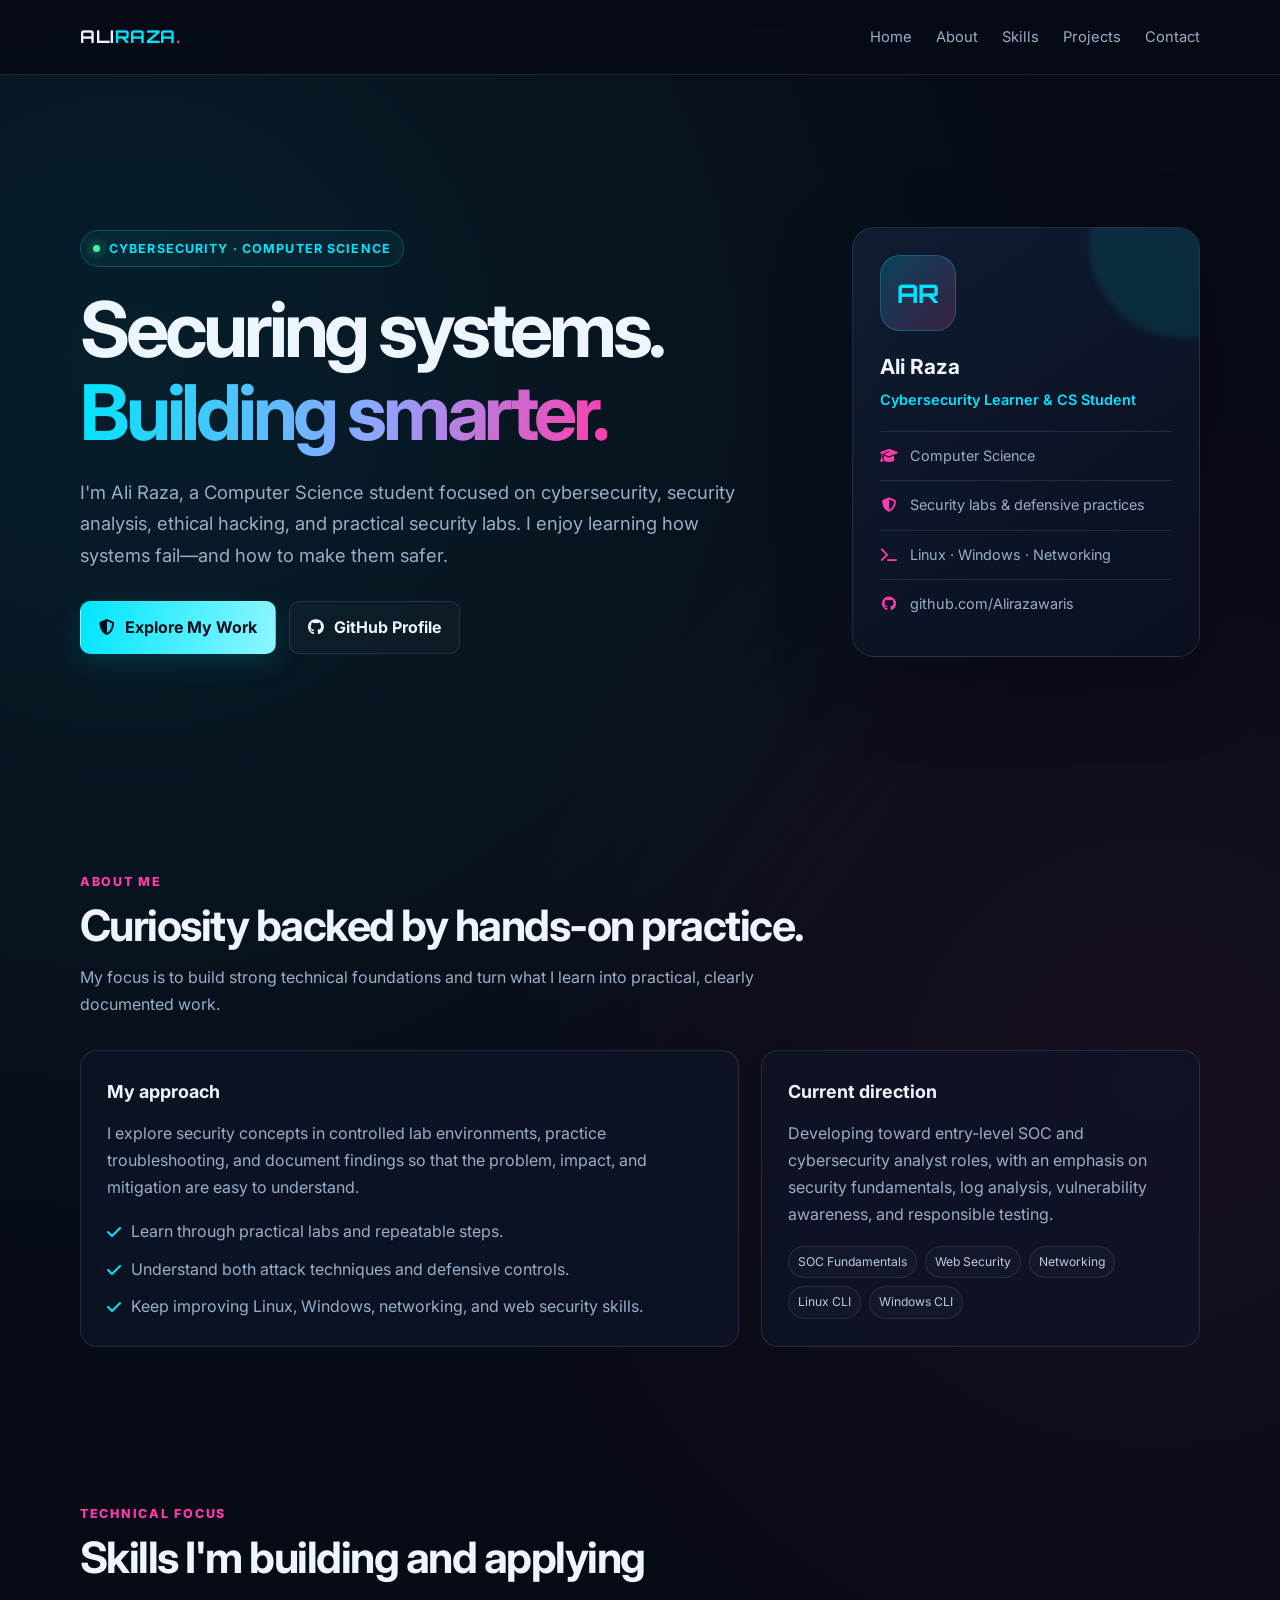
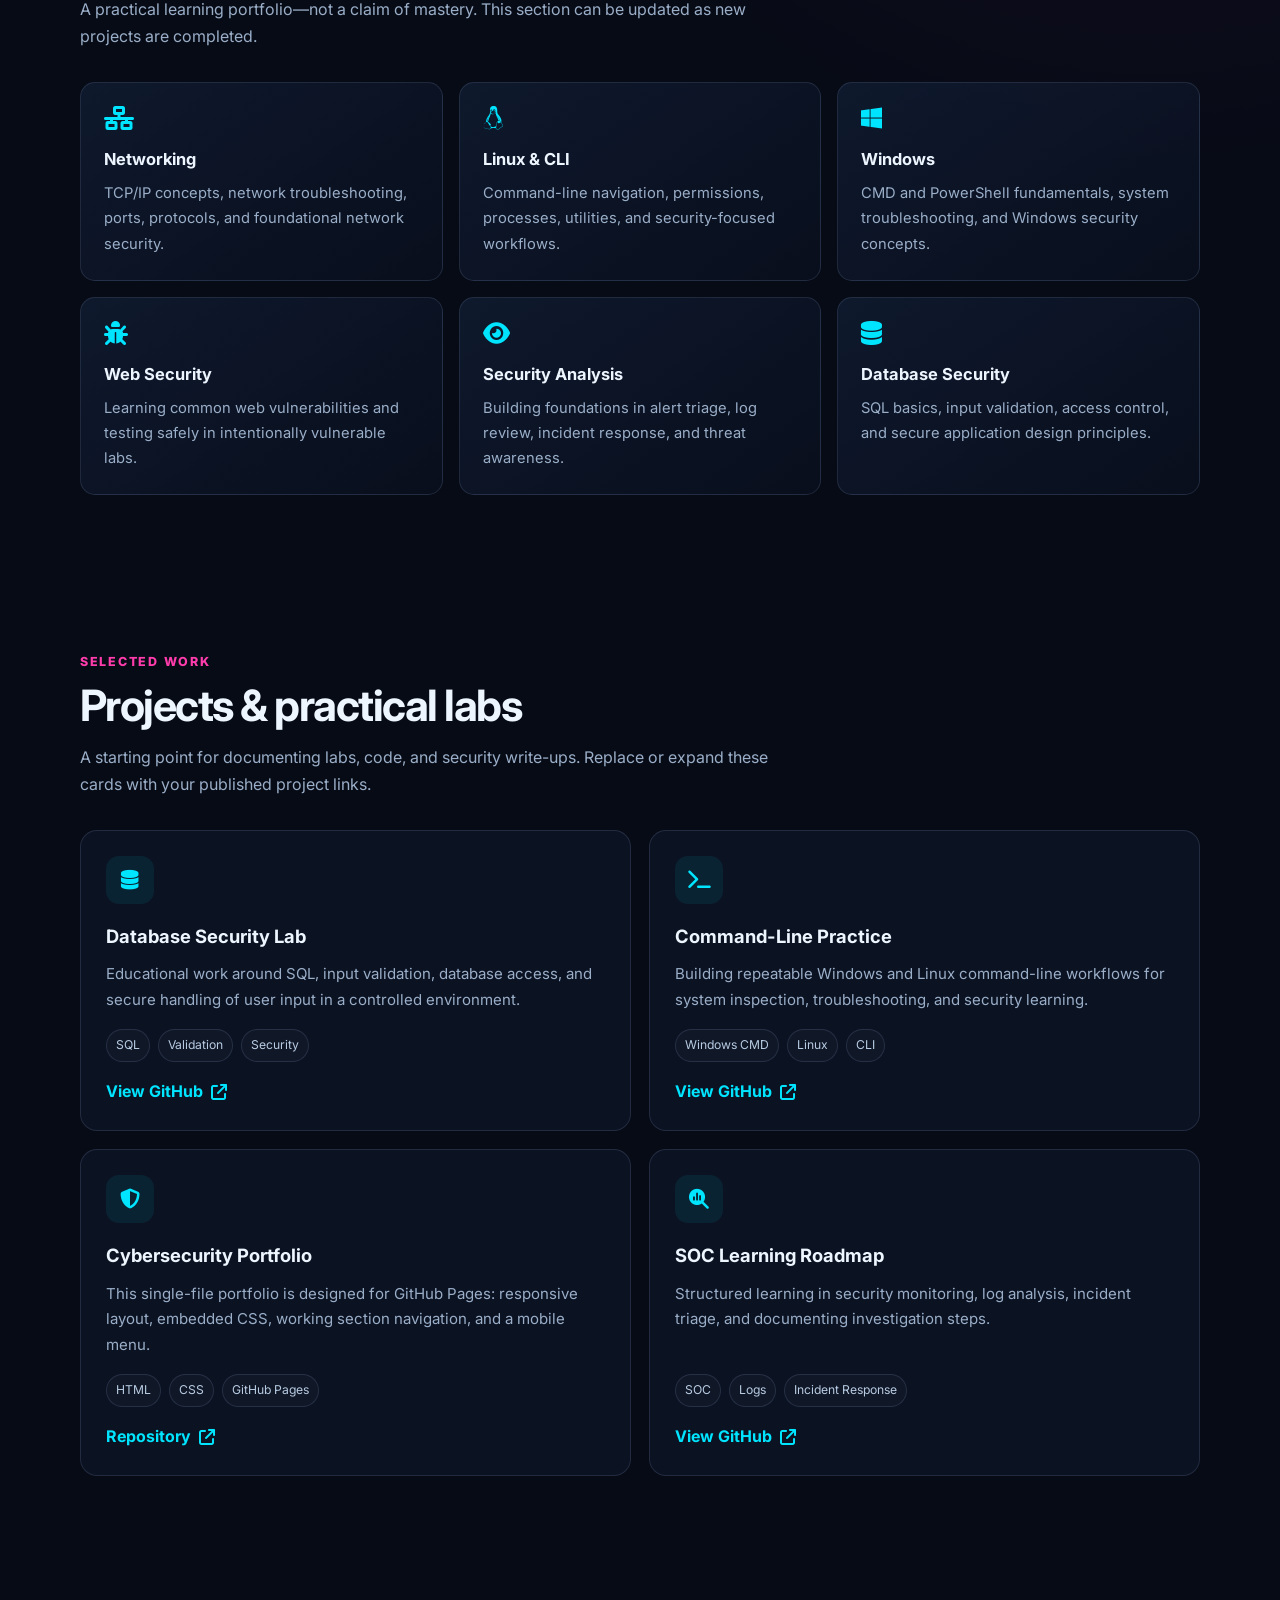
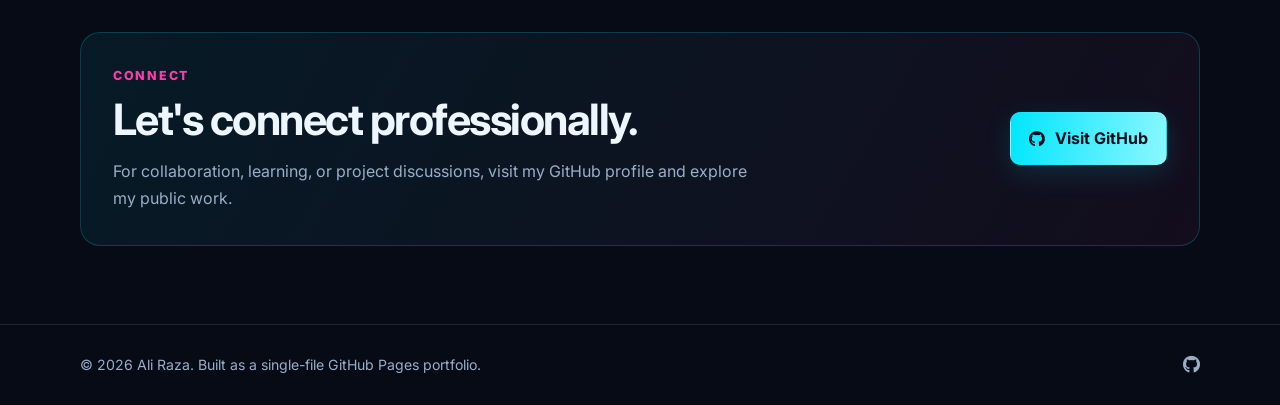
<file: index1122.html>
<!DOCTYPE html>
<html lang="en">
<head>
  <meta charset="UTF-8">
  <meta name="viewport" content="width=device-width, initial-scale=1.0">
  <meta name="theme-color" content="#070b16">
  <meta name="description" content="Ali Raza — Cybersecurity and Computer Science portfolio. Security labs, projects, and technical learning.">
  <title>Ali Raza | Cybersecurity Portfolio</title>
  <link rel="preconnect" href="https://fonts.googleapis.com">
  <link rel="preconnect" href="https://fonts.gstatic.com" crossorigin>
  <link href="https://fonts.googleapis.com/css2?family=Inter:wght@400;500;600;700;800&family=Orbitron:wght@500;600;700&display=swap" rel="stylesheet">
  <link rel="stylesheet" href="https://cdnjs.cloudflare.com/ajax/libs/font-awesome/6.5.2/css/all.min.css">
  <style>
    :root{--bg:#070b16;--panel:#0e1628;--panel2:#111d33;--cyan:#00e5ff;--pink:#ff3cac;--text:#edf5ff;--muted:#9aaec8;--line:rgba(160,190,230,.15);--max:1120px}
    *{box-sizing:border-box;margin:0;padding:0}
    html{scroll-behavior:smooth;scroll-padding-top:90px}
    body{font-family:Inter,system-ui,sans-serif;background:radial-gradient(circle at 10% 10%,rgba(0,229,255,.09),transparent 28%),radial-gradient(circle at 90% 30%,rgba(255,60,172,.07),transparent 25%),var(--bg);color:var(--text);line-height:1.7;overflow-x:hidden}
    a{color:inherit}
    .container{width:min(var(--max),92%);margin-inline:auto}
    .site-header{position:sticky;top:0;z-index:1000;background:rgba(7,11,22,.88);backdrop-filter:blur(16px);border-bottom:1px solid var(--line)}
    .nav-wrap{min-height:74px;display:flex;align-items:center;justify-content:space-between;gap:20px}
    .brand{font-family:Orbitron,sans-serif;font-weight:700;letter-spacing:.5px;text-decoration:none;font-size:1.1rem;white-space:nowrap}
    .brand span{color:var(--cyan)}
    .nav-links{display:flex;align-items:center;gap:24px;list-style:none}
    .nav-links a{text-decoration:none;color:var(--muted);font-size:.92rem;transition:color .2s}
    .nav-links a:hover,.nav-links a:focus-visible{color:var(--cyan)}
    .menu-btn{display:none;background:transparent;border:1px solid var(--line);color:var(--text);border-radius:10px;padding:9px 12px;font-size:1.15rem;cursor:pointer}
    .hero{min-height:calc(88vh - 74px);display:grid;align-items:center;padding:88px 0 72px;position:relative}
    .hero-grid{display:grid;grid-template-columns:minmax(0,1.35fr) minmax(260px,.65fr);gap:48px;align-items:center}
    .eyebrow{display:inline-flex;align-items:center;gap:9px;padding:7px 12px;border:1px solid rgba(0,229,255,.25);border-radius:999px;color:var(--cyan);font-size:.78rem;font-weight:700;letter-spacing:.09em;text-transform:uppercase;background:rgba(0,229,255,.05)}
    .eyebrow:before{content:"";width:7px;height:7px;border-radius:50%;background:#42f59b;box-shadow:0 0 12px #42f59b}
    h1{font-size:clamp(2.6rem,6vw,4.9rem);line-height:1.08;letter-spacing:-.055em;margin:22px 0}
    .gradient{background:linear-gradient(100deg,var(--cyan),#8ca8ff 55%,var(--pink));-webkit-background-clip:text;background-clip:text;color:transparent}
    .lead{font-size:clamp(1rem,2vw,1.15rem);color:var(--muted);max-width:680px}
    .actions{display:flex;flex-wrap:wrap;gap:13px;margin-top:30px}
    .btn{display:inline-flex;align-items:center;justify-content:center;gap:10px;padding:12px 18px;border-radius:10px;text-decoration:none;font-weight:700;border:1px solid transparent;transition:transform .2s,border-color .2s,background .2s}
    .btn:hover{transform:translateY(-3px)}
    .btn-primary{background:linear-gradient(100deg,var(--cyan),#8cf7ff);color:#03101b;box-shadow:0 8px 28px rgba(0,229,255,.14)}
    .btn-secondary{border-color:var(--line);background:rgba(255,255,255,.025);color:var(--text)}
    .btn-secondary:hover{border-color:rgba(0,229,255,.5)}
    .profile-card{padding:27px;border:1px solid var(--line);border-radius:22px;background:linear-gradient(145deg,rgba(17,29,51,.94),rgba(10,16,31,.94));box-shadow:0 25px 80px rgba(0,0,0,.28);position:relative;overflow:hidden}
    .profile-card:before{content:"";position:absolute;width:190px;height:190px;right:-80px;top:-80px;border-radius:50%;background:rgba(0,229,255,.1);filter:blur(3px)}
    .avatar{width:76px;height:76px;border-radius:20px;display:grid;place-items:center;background:linear-gradient(135deg,rgba(0,229,255,.2),rgba(255,60,172,.18));border:1px solid rgba(0,229,255,.25);font:700 1.6rem Orbitron,sans-serif;color:var(--cyan);margin-bottom:18px}
    .profile-card h2{font-size:1.3rem;margin-bottom:4px}
    .profile-card .role{color:var(--cyan);font-size:.9rem;font-weight:600;margin-bottom:18px}
    .mini-row{display:flex;align-items:center;gap:12px;padding:12px 0;border-top:1px solid var(--line);color:var(--muted);font-size:.9rem}
    .mini-row i{width:18px;text-align:center;color:var(--pink)}
    section.content-section{padding:78px 0}
    .section-head{margin-bottom:32px}
    .kicker{color:var(--pink);font-size:.78rem;letter-spacing:.14em;text-transform:uppercase;font-weight:800}
    h2.section-title{font-size:clamp(1.8rem,4vw,2.7rem);line-height:1.2;margin:8px 0 12px;letter-spacing:-.035em}
    .section-desc{max-width:720px;color:var(--muted)}
    .about-grid{display:grid;grid-template-columns:1.2fr .8fr;gap:22px}
    .panel{padding:26px;border:1px solid var(--line);border-radius:17px;background:rgba(14,22,40,.72)}
    .panel h3{font-size:1.12rem;margin-bottom:12px}
    .panel p{color:var(--muted)}
    .check-list{list-style:none;display:grid;gap:10px;margin-top:17px}
    .check-list li{display:flex;gap:10px;color:var(--muted)}
    .check-list i{color:var(--cyan);margin-top:6px}
    .skill-grid{display:grid;grid-template-columns:repeat(3,1fr);gap:16px}
    .skill-card{padding:23px;border:1px solid var(--line);border-radius:15px;background:linear-gradient(145deg,rgba(17,29,51,.8),rgba(10,16,31,.7));transition:transform .2s,border-color .2s}
    .skill-card:hover{transform:translateY(-5px);border-color:rgba(0,229,255,.35)}
    .skill-card i{font-size:1.5rem;color:var(--cyan);margin-bottom:15px}
    .skill-card h3{font-size:1.03rem;margin-bottom:8px}
    .skill-card p{color:var(--muted);font-size:.92rem}
    .project-grid{display:grid;grid-template-columns:repeat(2,minmax(0,1fr));gap:18px}
    .project-card{padding:25px;border:1px solid var(--line);border-radius:17px;background:rgba(14,22,40,.72);display:flex;flex-direction:column;align-items:flex-start;min-height:230px}
    .project-icon{width:48px;height:48px;display:grid;place-items:center;border-radius:13px;background:rgba(0,229,255,.08);color:var(--cyan);font-size:1.25rem;margin-bottom:17px}
    .project-card h3{font-size:1.15rem;margin-bottom:9px}
    .project-card p{color:var(--muted);font-size:.94rem;flex:1}
    .text-link{display:inline-flex;gap:8px;align-items:center;color:var(--cyan);text-decoration:none;font-weight:700;margin-top:16px}
    .text-link:hover{color:#fff}
    .tag-list{display:flex;flex-wrap:wrap;gap:8px;margin-top:17px}
    .tag{font-size:.76rem;color:#b7cbe2;border:1px solid var(--line);border-radius:999px;padding:5px 9px;background:rgba(255,255,255,.025)}
    .contact-box{display:flex;justify-content:space-between;align-items:center;gap:28px;padding:32px;border:1px solid rgba(0,229,255,.2);border-radius:20px;background:linear-gradient(120deg,rgba(0,229,255,.07),rgba(255,60,172,.05))}
    .contact-box p{color:var(--muted);max-width:650px}
    footer{padding:25px 0;border-top:1px solid var(--line);color:var(--muted);font-size:.88rem}
    .footer-inner{display:flex;justify-content:space-between;align-items:center;gap:16px;flex-wrap:wrap}
    .socials{display:flex;gap:15px}.socials a{color:var(--muted);font-size:1.1rem}.socials a:hover{color:var(--cyan)}
    .reveal{animation:rise .7s ease both}
    @keyframes rise{from{opacity:0;transform:translateY(18px)}to{opacity:1;transform:translateY(0)}}
    @media(max-width:800px){.hero-grid,.about-grid{grid-template-columns:1fr}.hero{min-height:auto;padding-top:65px}.profile-card{max-width:500px}.skill-grid{grid-template-columns:repeat(2,1fr)}.contact-box{align-items:flex-start;flex-direction:column}}
    @media(max-width:620px){.menu-btn{display:block}.nav-links{display:none;position:absolute;top:74px;left:0;right:0;padding:18px 4%;background:#0a1020;border-bottom:1px solid var(--line);flex-direction:column;align-items:flex-start;gap:17px}.nav-links.open{display:flex}.nav-wrap{position:relative}.hero{padding:52px 0}.actions .btn{width:100%}.skill-grid,.project-grid{grid-template-columns:1fr}section.content-section{padding:58px 0}.panel,.project-card{padding:21px}.contact-box{padding:23px}h1{font-size:clamp(2.45rem,13vw,3.6rem)}}
    @media(prefers-reduced-motion:reduce){html{scroll-behavior:auto}*,*::before,*::after{animation-duration:.01ms!important;animation-iteration-count:1!important;transition-duration:.01ms!important}}
  </style>
</head>
<body>
  <header class="site-header">
    <div class="container nav-wrap">
      <a class="brand" href="#home" aria-label="Ali Raza home">ALI<span>RAZA</span><span style="color:var(--pink)">.</span></a>
      <button class="menu-btn" id="menuBtn" aria-label="Open navigation menu" aria-expanded="false"><i class="fa-solid fa-bars"></i></button>
      <nav aria-label="Main navigation">
        <ul class="nav-links" id="navLinks">
          <li><a href="#home">Home</a></li><li><a href="#about">About</a></li><li><a href="#skills">Skills</a></li><li><a href="#projects">Projects</a></li><li><a href="#contact">Contact</a></li>
        </ul>
      </nav>
    </div>
  </header>

  <main>
    <section class="hero" id="home">
      <div class="container hero-grid">
        <div class="reveal">
          <div class="eyebrow">Cybersecurity · Computer Science</div>
          <h1>Securing systems.<br><span class="gradient">Building smarter.</span></h1>
          <p class="lead">I'm Ali Raza, a Computer Science student focused on cybersecurity, security analysis, ethical hacking, and practical security labs. I enjoy learning how systems fail—and how to make them safer.</p>
          <div class="actions">
            <a class="btn btn-primary" href="#projects"><i class="fa-solid fa-shield-halved"></i> Explore My Work</a>
            <a class="btn btn-secondary" href="https://github.com/Alirazawaris" target="_blank" rel="noopener noreferrer"><i class="fa-brands fa-github"></i> GitHub Profile</a>
          </div>
        </div>
        <aside class="profile-card reveal">
          <div class="avatar">AR</div>
          <h2>Ali Raza</h2>
          <div class="role">Cybersecurity Learner & CS Student</div>
          <div class="mini-row"><i class="fa-solid fa-graduation-cap"></i><span>Computer Science</span></div>
          <div class="mini-row"><i class="fa-solid fa-shield-halved"></i><span>Security labs & defensive practices</span></div>
          <div class="mini-row"><i class="fa-solid fa-terminal"></i><span>Linux · Windows · Networking</span></div>
          <div class="mini-row"><i class="fa-brands fa-github"></i><span>github.com/Alirazawaris</span></div>
        </aside>
      </div>
    </section>

    <section class="content-section" id="about">
      <div class="container">
        <div class="section-head"><div class="kicker">About me</div><h2 class="section-title">Curiosity backed by hands-on practice.</h2><p class="section-desc">My focus is to build strong technical foundations and turn what I learn into practical, clearly documented work.</p></div>
        <div class="about-grid">
          <div class="panel"><h3>My approach</h3><p>I explore security concepts in controlled lab environments, practice troubleshooting, and document findings so that the problem, impact, and mitigation are easy to understand.</p><ul class="check-list"><li><i class="fa-solid fa-check"></i><span>Learn through practical labs and repeatable steps.</span></li><li><i class="fa-solid fa-check"></i><span>Understand both attack techniques and defensive controls.</span></li><li><i class="fa-solid fa-check"></i><span>Keep improving Linux, Windows, networking, and web security skills.</span></li></ul></div>
          <div class="panel"><h3>Current direction</h3><p>Developing toward entry-level SOC and cybersecurity analyst roles, with an emphasis on security fundamentals, log analysis, vulnerability awareness, and responsible testing.</p><div class="tag-list"><span class="tag">SOC Fundamentals</span><span class="tag">Web Security</span><span class="tag">Networking</span><span class="tag">Linux CLI</span><span class="tag">Windows CLI</span></div></div>
        </div>
      </div>
    </section>

    <section class="content-section" id="skills">
      <div class="container">
        <div class="section-head"><div class="kicker">Technical focus</div><h2 class="section-title">Skills I'm building and applying</h2><p class="section-desc">A practical learning portfolio—not a claim of mastery. This section can be updated as new projects are completed.</p></div>
        <div class="skill-grid">
          <article class="skill-card"><i class="fa-solid fa-network-wired"></i><h3>Networking</h3><p>TCP/IP concepts, network troubleshooting, ports, protocols, and foundational network security.</p></article>
          <article class="skill-card"><i class="fa-brands fa-linux"></i><h3>Linux & CLI</h3><p>Command-line navigation, permissions, processes, utilities, and security-focused workflows.</p></article>
          <article class="skill-card"><i class="fa-brands fa-windows"></i><h3>Windows</h3><p>CMD and PowerShell fundamentals, system troubleshooting, and Windows security concepts.</p></article>
          <article class="skill-card"><i class="fa-solid fa-bug"></i><h3>Web Security</h3><p>Learning common web vulnerabilities and testing safely in intentionally vulnerable labs.</p></article>
          <article class="skill-card"><i class="fa-solid fa-eye"></i><h3>Security Analysis</h3><p>Building foundations in alert triage, log review, incident response, and threat awareness.</p></article>
          <article class="skill-card"><i class="fa-solid fa-database"></i><h3>Database Security</h3><p>SQL basics, input validation, access control, and secure application design principles.</p></article>
        </div>
      </div>
    </section>

    <section class="content-section" id="projects">
      <div class="container">
        <div class="section-head"><div class="kicker">Selected work</div><h2 class="section-title">Projects & practical labs</h2><p class="section-desc">A starting point for documenting labs, code, and security write-ups. Replace or expand these cards with your published project links.</p></div>
        <div class="project-grid">
          <article class="project-card"><div class="project-icon"><i class="fa-solid fa-database"></i></div><h3>Database Security Lab</h3><p>Educational work around SQL, input validation, database access, and secure handling of user input in a controlled environment.</p><div class="tag-list"><span class="tag">SQL</span><span class="tag">Validation</span><span class="tag">Security</span></div><a class="text-link" href="https://github.com/Alirazawaris" target="_blank" rel="noopener noreferrer">View GitHub <i class="fa-solid fa-arrow-up-right-from-square"></i></a></article>
          <article class="project-card"><div class="project-icon"><i class="fa-solid fa-terminal"></i></div><h3>Command-Line Practice</h3><p>Building repeatable Windows and Linux command-line workflows for system inspection, troubleshooting, and security learning.</p><div class="tag-list"><span class="tag">Windows CMD</span><span class="tag">Linux</span><span class="tag">CLI</span></div><a class="text-link" href="https://github.com/Alirazawaris" target="_blank" rel="noopener noreferrer">View GitHub <i class="fa-solid fa-arrow-up-right-from-square"></i></a></article>
          <article class="project-card"><div class="project-icon"><i class="fa-solid fa-shield-halved"></i></div><h3>Cybersecurity Portfolio</h3><p>This single-file portfolio is designed for GitHub Pages: responsive layout, embedded CSS, working section navigation, and a mobile menu.</p><div class="tag-list"><span class="tag">HTML</span><span class="tag">CSS</span><span class="tag">GitHub Pages</span></div><a class="text-link" href="https://github.com/Alirazawaris/Alirazawaris.github.io" target="_blank" rel="noopener noreferrer">Repository <i class="fa-solid fa-arrow-up-right-from-square"></i></a></article>
          <article class="project-card"><div class="project-icon"><i class="fa-solid fa-magnifying-glass-chart"></i></div><h3>SOC Learning Roadmap</h3><p>Structured learning in security monitoring, log analysis, incident triage, and documenting investigation steps.</p><div class="tag-list"><span class="tag">SOC</span><span class="tag">Logs</span><span class="tag">Incident Response</span></div><a class="text-link" href="https://github.com/Alirazawaris" target="_blank" rel="noopener noreferrer">View GitHub <i class="fa-solid fa-arrow-up-right-from-square"></i></a></article>
        </div>
      </div>
    </section>

    <section class="content-section" id="contact">
      <div class="container">
        <div class="contact-box">
          <div><div class="kicker">Connect</div><h2 class="section-title">Let's connect professionally.</h2><p>For collaboration, learning, or project discussions, visit my GitHub profile and explore my public work.</p></div>
          <a class="btn btn-primary" href="https://github.com/Alirazawaris" target="_blank" rel="noopener noreferrer"><i class="fa-brands fa-github"></i> Visit GitHub</a>
        </div>
      </div>
    </section>
  </main>

  <footer><div class="container footer-inner"><span>© <span id="year"></span> Ali Raza. Built as a single-file GitHub Pages portfolio.</span><div class="socials"><a href="https://github.com/Alirazawaris" target="_blank" rel="noopener noreferrer" aria-label="GitHub"><i class="fa-brands fa-github"></i></a></div></div></footer>
  <script>
    const menuBtn = document.getElementById('menuBtn');
    const navLinks = document.getElementById('navLinks');
    menuBtn.addEventListener('click', () => {
      const isOpen = navLinks.classList.toggle('open');
      menuBtn.setAttribute('aria-expanded', String(isOpen));
      menuBtn.setAttribute('aria-label', isOpen ? 'Close navigation menu' : 'Open navigation menu');
      menuBtn.innerHTML = isOpen ? '<i class="fa-solid fa-xmark"></i>' : '<i class="fa-solid fa-bars"></i>';
    });
    navLinks.querySelectorAll('a').forEach(link => link.addEventListener('click', () => {
      navLinks.classList.remove('open');
      menuBtn.setAttribute('aria-expanded', 'false');
      menuBtn.setAttribute('aria-label', 'Open navigation menu');
      menuBtn.innerHTML = '<i class="fa-solid fa-bars"></i>';
    }));
    document.getElementById('year').textContent = new Date().getFullYear();
  </script>
</body>
</html>
</file>
